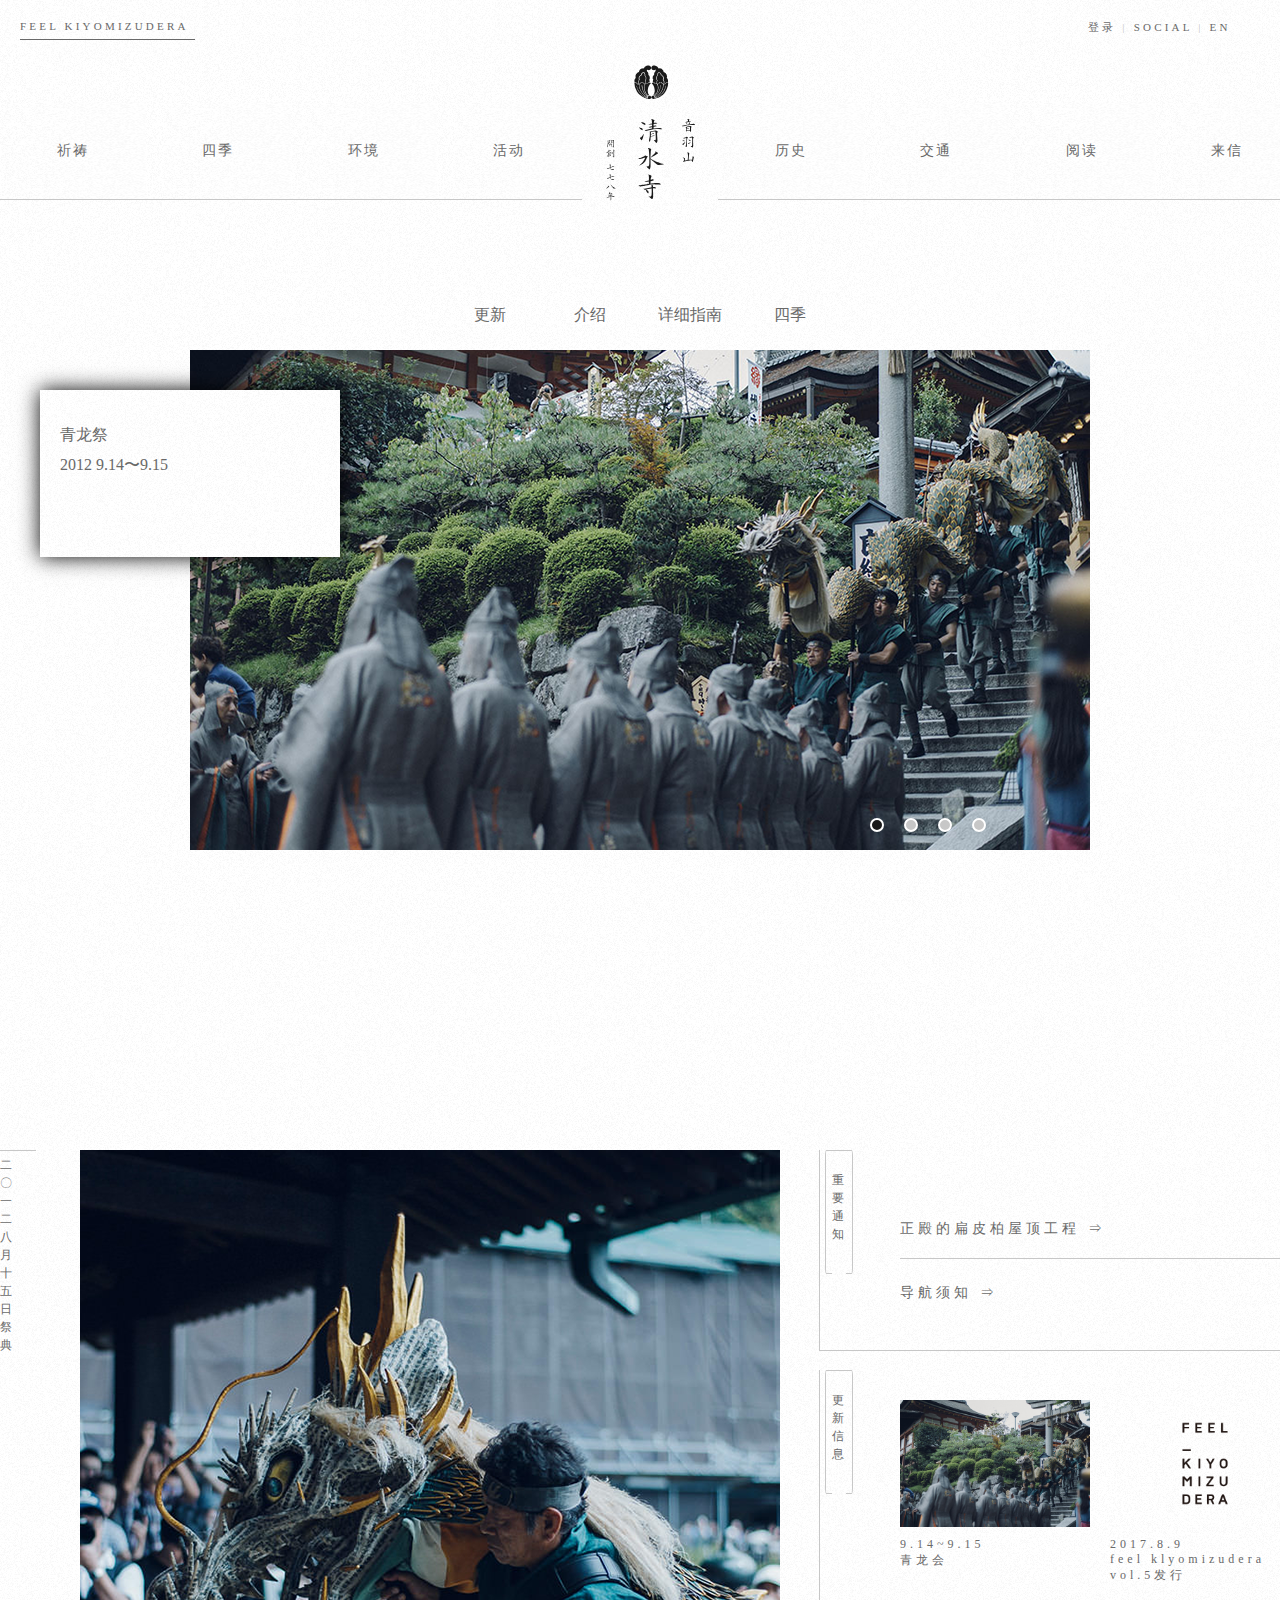
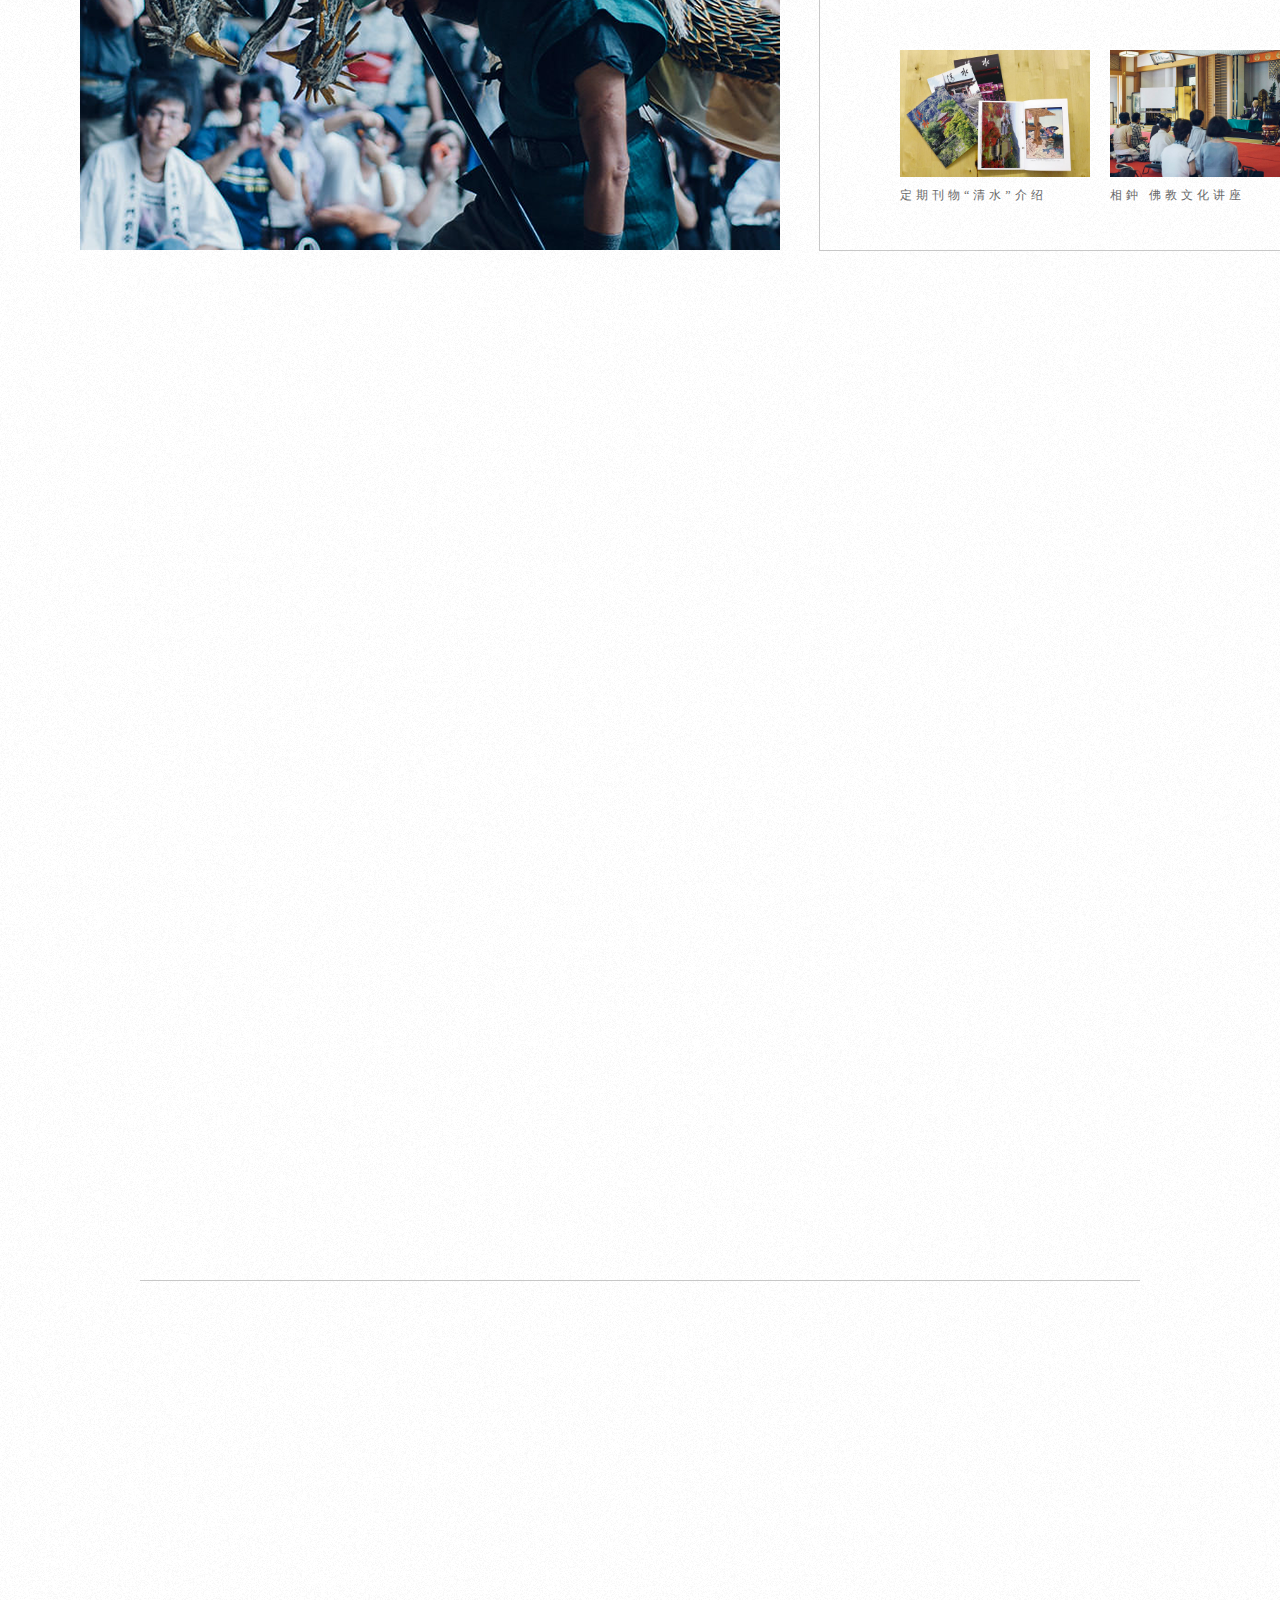
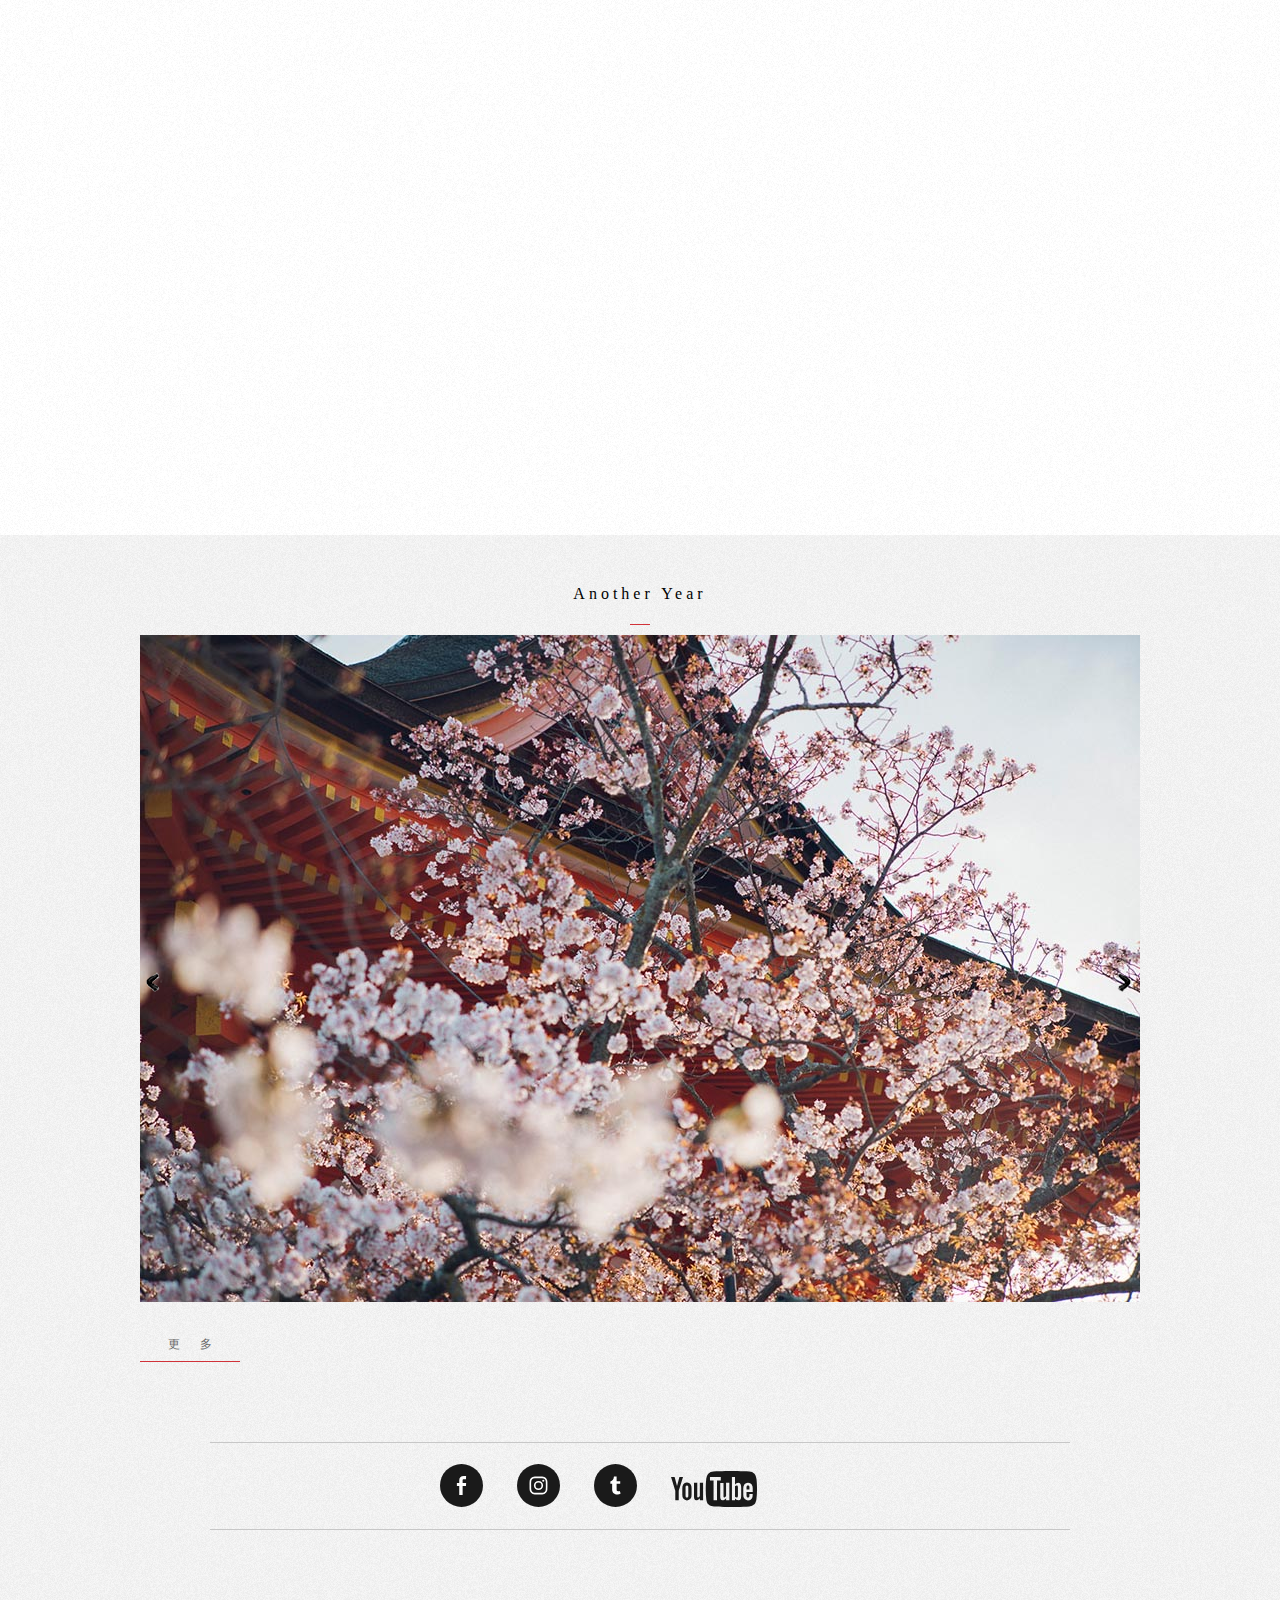
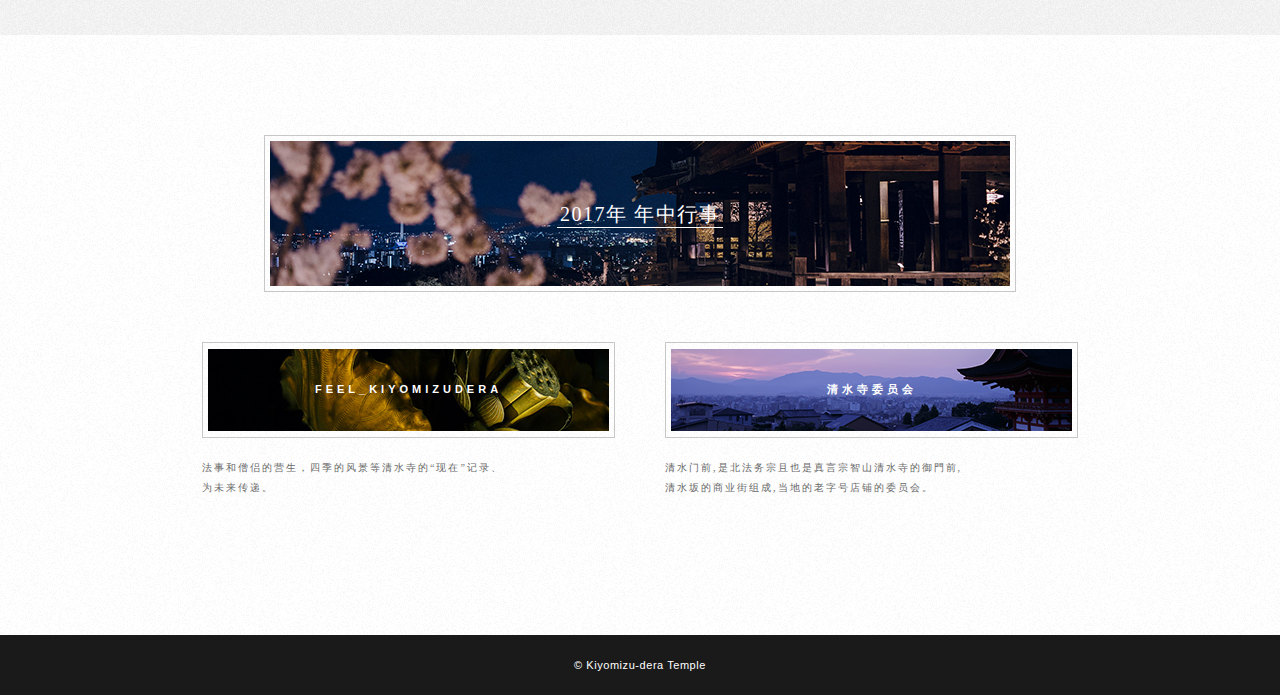
<file: index.html>
<!DOCTYPE html>
<html>
	<head>
		<meta charset="utf-8" />
		<title></title>
	</head>
	<link rel="stylesheet" type="text/css" href="css/1.css"/>
	<body>
		<div class="feel">
			<div class="feel-left">
				FEEL KIYOMIZUDERA
			</div>
			<div class="feel-right">
               <span>登录</span> |
               <span>SOCIAL</span> |
               <span>EN</span>
			</div>
		</div>
		<!--logo-->
		<div class="logo">
				<div class="logo-left">
					<ul>
						<li>祈祷</li>
						<li>四季</li>
						<li>环境</li>
						<li>活动</li>
					</ul>
				</div>
				<div class="logo-center">
					<img src="img/pc_logo(2).svg" width="89" height="136"/>
				</div>
				<div class="logo-right">
					<ul>
						<li>历史</li>
						<li>交通</li>
						<li>阅读</li>
						<li>来信</li>
					</ul>
				</div>
		</div>
		 <!---->
		
		<div class="dalunbo">
		   	<div class="dalunbo-cd">
		   		<ul>
		   			<li id="gx">更新</li>
		   			<li id="jiesao">介绍</li>
		   			<li id="zhinan">详细指南</li>
		   			<li id="seanon">四季</li>
		   		</ul>
		   	</div>
		  	<div class="dalunbo-zz">
		   	   <div class="dalunbo-tu">
		   		  <img src="img/lunbo1.png" style="display: block;"/>
		   		  <img src="img/lunbo2.png"/>	   		
		   		  <img src="img/lunbo3.png"/>		   		
		   		  <img src="img/lunbo4.png"/>
		   	   </div>
				    <div class="dalunbo-li">
					   		<ul>
					   			<li class="li-color"></li>
					   			<li></li>
					   			<li></li>
					   			<li></li>
					   		</ul>
					</div>
			   	 <div class="dalunbo-zi">
			   		<div style=" display: block;">青龙祭<br/>2012 9.14〜9.15</div>
			   		<div style="">晚秋<br/>10.14〜10.15</div>
			   		<div style="">春响<br/>3.14〜4.15</div>
			   		<div style="">祈祷<br/>樱花祭<br/>3.14〜4.15</div>
			   	  </div>
			  </div>
		 <!---->
		<div class="main">
			<div class="main-left">
				<div class="main-left-left">
					<p>二〇一二八月十五日祭典</p>
				</div>
				<div class="main-left-right">
					<div class="main-left-lb">
						<img src="img/03.png"/>
						<img src="img/02.png"/>
						<img src="img/01.png"/>
					</div>
				</div>
			</div>
			<div class="main-right">
				<div class="main-right-top">
					<div class="main-right-top-left">
						<p>重要通知</p>
					</div>
					<div class="main-right-top-right">
						<ul>
							<li id="li_bottom">正殿的扁皮柏屋顶工程&nbsp;&rArr;</li>
							<li>导航须知&nbsp;&rArr;</li>
						</ul>
					</div>
				</div>
				<div class="main-right-bottom">
					<div class="main-right-bottom-left">
						<p>更新信息</p>
					</div>
					<div class="main-right-bottom-right">
						<div class="main1-top">
							<div class="main-tu">
								<div class="main-tu-t">
									<img src="img/007.jpg" id="tu1"/>
								</div>
								<div class="main-tu-z">
									9.14~9.15<br />
									青龙会
								</div>
							</div>
							<div class="main-tu2">
								<div class="main-tu-t2">
									<img src="img/009.png" id="tu2"/>
								</div>
								
								<div class="main-tu-zi2">
									2017.8.9<br />
									feel klyomizudera vol.5发行
								</div>
							</div>
						</div>
						<div class="main1-bottom">
							<div class="main-tu3">
								<div class="main-tu-t3">
									<img src="img/009.jpg" id="tu4"/>
								</div>
								<div class="main-tu-z3">
									定期刊物“清水”介绍
								</div>
							</div>
							<div class="main-tu4">
								<div class="main-tu-t4">
									<img src="img/010.jpg" id="tu3"/>
								</div>
								<div class="main-tu-z4">
									相鈡 佛教文化讲座
								</div>
							</div>
						</div>
					</div>
				</div>
			</div>
		</div>
<!--main-->
 
<!--滚屏
-->
         <div class="main2">
         	<ul>
         		<li>
         			<div class="main2_li_l">
         				<div class="main2_li_l_1">
         					<div class="main2_li_div">
         						
         					</div>
         				</div>
         				<div class="main2_li_l_2">
         					祈祷
         				</div>
         				<div class="main2_li_l_3">
         					清水寺的御本尊,是“十一面观世音千手。”秘藏佛像,同时也蕴含着亲切感被称为“清水的观音先生”了。
         				</div>
         				<div class="main2_li_l_4">
         					阅读详情
         				</div>
         			</div>
         		</li>
         		<li>
         			<div class="main2_li_r">
         				<div class="main2_li_r_1">
         					<div class="main2_li_div">
         						
         					</div>
         				</div>
         				<div class="main2_li_r_2">
         					活动
         				</div>
         				<div class="main2_li_r_3">
         					陪同在漫长的历史中的传统活动和特别参观。新年的活动预定也请从这边看
         				</div>
         				<div class="main2_li_r_4">
         					阅读详情
         				</div>
         			</div>
         		</li>
         	</ul>
         </div>
         <!--滚屏-->
		  
         <!---->
         <div class="main3">
         	<div class="main3-center">
         		<ul>
				<li>
					<div class="mian3-li">
				        <div class="mian3-li-tu">
				        	 <img src="img/main3-1.png"/>
				        </div>
				        <div class="mian3-li-zi">
				        	<div class="mian3-li-zi-top">
				        		<p>境内指南</p>
				        	</div>
				        	<div class="mian3-li-zi-bot">
				        		<p>东山・音羽山里广阔的院内精彩的地方案内。包括国宝，重要文化遗产15的伽蓝能看见时间的积累</p>
				        	</div>
				        </div>
					</div>
				</li>
				<li>
					<div class="mian3-li">
				   <div class="mian3-li-tu">
				        	 <img src="img/main3-2.png"/>
				        </div>
				        <div class="mian3-li-zi">
				        	<div class="mian3-li-zi-top">
				        		<p>清水寺的历史</p>
				        	</div>
				        	<div class="mian3-li-zi-bot">
				        		<p>清水寺的开创于778年。广阔的境内各地保存1200多年的历史。</p>
				        	</div>
				        </div>
					</div>
				</li>
				<li>
					<div class="mian3-li">
				<div class="mian3-li-tu">
				        	 <img src="img/main3-3.png"/>
				        </div>
				        <div class="mian3-li-zi">
				        	<div class="mian3-li-zi-top">
				        		<p>参拜指南</p>
				        	</div>
				        	<div class="mian3-li-zi-bot">
				        		<p>介绍开门的时间。根据季节和活动时间不同,参观神宫前请确认。</p>
				        	</div>
				        </div>
					</div>
				</li>
				<li>
					<div class="mian3-li">
				<div class="mian3-li-tu">
				        	 <img src="img/main3-4.png"/>
				        </div>
				        <div class="mian3-li-zi">
				        	<div class="mian3-li-zi-top">
				        		<p>来信</p>
				        	</div>
				        	<div class="mian3-li-zi-bot">
				        		<p>活动最新消息在这里通知</p>
				        	</div>
				        </div>
					</div>
				</li>
				<li>
					<div class="mian3-li">
				<div class="mian3-li-tu">
				        	 <img src="img/main3-5.png"/>
				        </div>
				        <div class="mian3-li-zi">
				        	<div class="mian3-li-zi-top">
				        		<p>交通指南</p>
				        	</div>
				        	<div class="mian3-li-zi-bot">
				        		<p>公共交通机关和您您来山车的导游。所需时间的目标也记载着</p>
				        	</div>
				        </div>
					</div>
				</li>
				<li>
					<div class="mian3-li">
				<div class="mian3-li-tu">
				        	 <img src="img/main3-6.png"/>
				        </div>
				        <div class="mian3-li-zi">
				        	<div class="mian3-li-zi-top">
				        		<p>提问</p>
				        	</div>
				        	<div class="mian3-li-zi-bot">
				        		<p>你的来信我们在这解答</p>
				        	</div>
				        </div>
					</div>
				</li>
         		</ul>
         	</div>
         </div>
         <!---->
         <div class="main5">
         	  <div class="main5-top">
         	  	   <p>Another Year</p>
         	  	   <span></span>
         	  </div>
         	  <div class="main55">
         	  	  <div class="main5-bottom">
         	  	    <img src="img/101.jpg" style="display: block;"/>
         	  	    <img src="img/102.jpg"/>
         	  	    <img src="img/103.jpg"/>
         	  	    <img src="img/104.jpg"/>
         	      </div>
         	   <div class="main5-bottom-zy">
         	  	    	<img src="img/main5-jt - 副本.png" class="left-tu"/><img src="img/main5-jt.png" class="right-tu"/>
         	   </div>
         	  </div>
         	  <div class="main5-zuidi">
         	  	<div class="main5-zuidi-l">
         	  		<a>更多</a>
         	  	</div>
         	  	<!--<div class="main5-zuidi-r">
         	  		<img src="img/main5-jt - 副本.png"/><img src="img/main5-jt.png"/>
         	  	</div>-->
         	  </div>
         	   	<div class="main5-fx">
         	  		<img src="img/i_f.svg" width="43" class="main5-fx-l"/>
         	  		<img src="img/i_i.svg" width="43"/>
         	  		<img src="img/i_t.svg" width="43"/>
         	  		<img src="img/i_y.svg" width="86"/>
         	  	</div>
         </div>
         <!---->
         <div class="main4">
         	<div class="main4-top">
         		
         		<div class="main4-top-bg">
         			
         		</div>
         		<p>2017年 年中行事</p>
         	</div>
         	<div class="main4-bottom">
         		<div class="main4-bottom-left">
         			<div class="main4-bottom-left-tu">
         				<div class="main4-bottom-left-tu-bg">
         					
         				</div>
         				<p>FEEL_KIYOMIZUDERA</p>
         			</div>
         			<div class="main4-bottom-left-zi">
         				<p>法事和僧侣的营生，四季的风景等清水寺的“现在”记录、<br/>为未来传递。</p>
         			</div>
         		</div>
         		<div class="main4-bottom-right">
         			<div class="main4-bottom-right-tu">
         				<div class="main4-bottom-right-tu-bg">
         					
         				</div>
         				<p>清水寺委员会</p>
         			</div>
         			<div class="main4-bottom-left-zi">
         				<p>清水门前,是北法务宗且也是真言宗智山清水寺的御門前,<br />
清水坂的商业街组成,当地的老字号店铺的委员会。</p>
         			</div>
         		</div>
         	</div>
         </div>
         <!---->
         
         <!---->
         <div class="copyright">
         	© Kiyomizu-dera Temple
         </div>
          <!---->
          <div class="wrap">
          	 <ul>
          	 	<div class="wrapul-l">
          	 		<ul>
          	 			<li>祈祷</li>
						<li>四季</li>
						<li>环境</li>
						<li>活动</li>
          	 		</ul>
          	 	</div>
          	 	<div class="wrapul-c">
          	 		<div class="wrapul-c-img">
          	 			<img src="img/logo.svg"/>
          	 		</div>
          	 	</div>
          	 	<div class="wrapul-r">
          	 		<ul>
          	 			<li>历史</li>
						<li>交通</li>
						<li>阅读</li>
						<li>来信</li>
          	 		</ul>
          	 	</div>
          	 </ul>
          </div>
		<div class="db">
			<img src="img/totop.png"/>
		</div>
		<script src="js/jquery-2.1.0.js" type="text/javascript" charset="utf-8"></script>
		<script src="js/index.js" type="text/javascript" charset="utf-8"></script>
	</body>
</html>
</file>
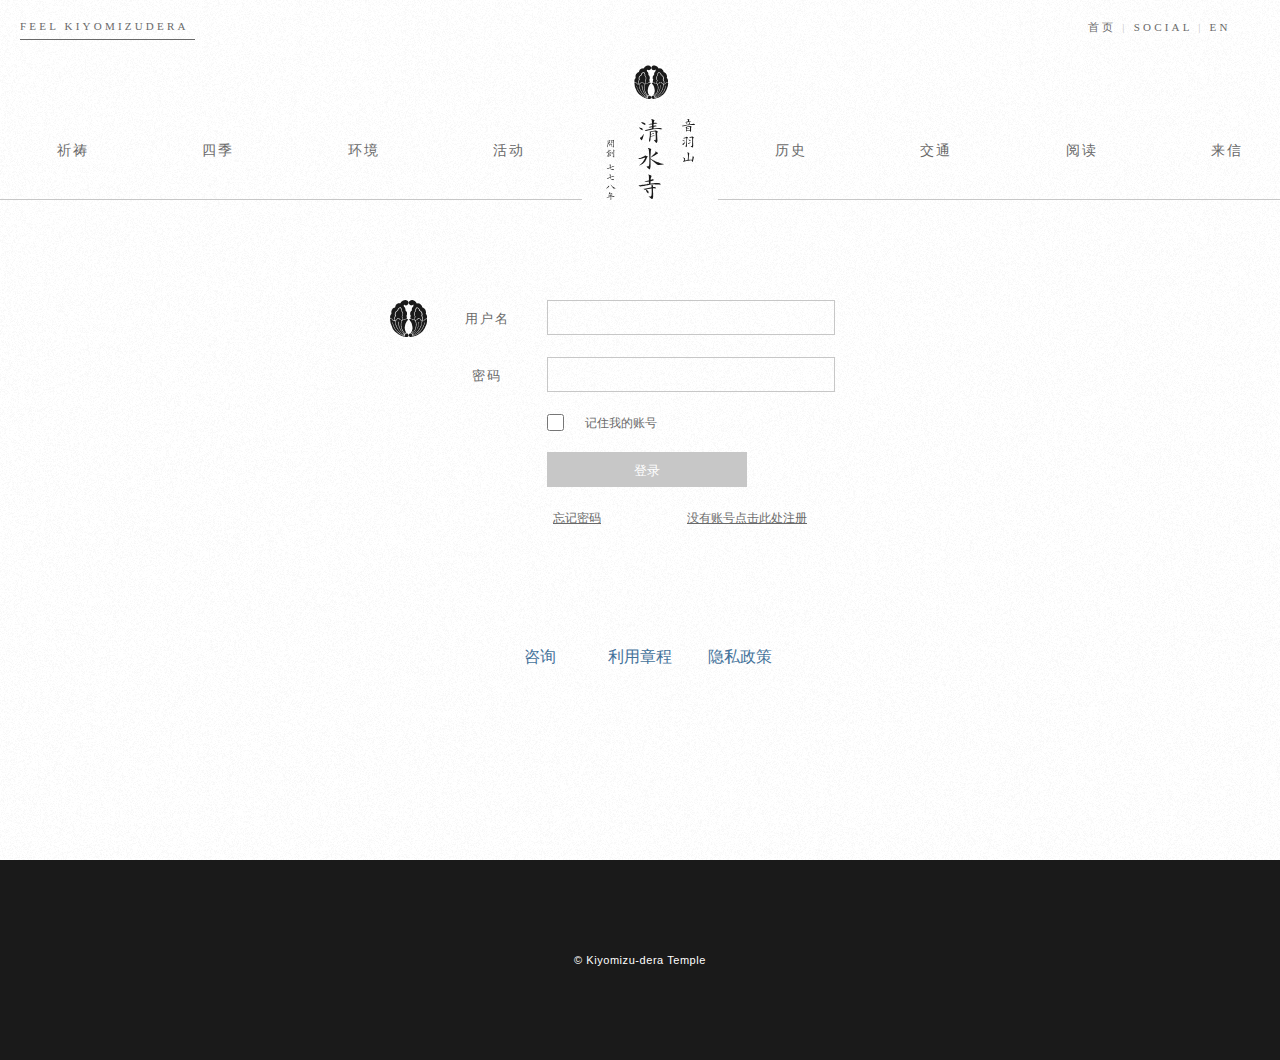
<file: dl.html>
<!DOCTYPE html>
<html>
	<head>
		<meta charset="UTF-8">
		<title></title>
		<link rel="stylesheet" type="text/css" href="css/dl.css"/>
	</head>
	<body>
		<div class="feel-top">
			<div class="feel">
			<div class="feel-left">
				FEEL KIYOMIZUDERA
			</div>
			<div class="feel-right">
               <span>首页</span> |
               <span>SOCIAL</span> |
               <span>EN</span>
			</div>
		</div>
		</div>
		<div class="wrap-top">
			<div class="logo">
				<div class="logo-left">
					<ul>
						<li>祈祷</li>
						<li>四季</li>
						<li>环境</li>
						<li>活动</li>
					</ul>
				</div>
				<div class="logo-center">
					<img src="img/pc_logo(2).svg" width="89" height="136"/>
				</div>
				<div class="logo-right">
					<ul>
						<li>历史</li>
						<li>交通</li>
						<li>阅读</li>
						<li>来信</li>
					</ul>
				</div>
		</div>
		</div>
		<!---->
		<div class="aa">
			<div class="dl">
				 <div class="dl1">
				 	<div class="dl1-1">
				 		<img src="img/logo.svg" width="37" height="37"/>
				 	</div>
				 	<div class="dl1-2">
				 		用户名
				 	</div>
				 	<div class="dl1-3">
				 		<input type="text" name="" id="" value="" />
				 	</div>
				 </div>
				  <div class="dl2">
				 	<div class="dl2-1">
				 		<!--<img src="img/logo.svg" width="37" height="37"/>-->
				 	</div>
				 	<div class="dl1-2">
				 		密码
				 	</div>
				 	<div class="dl1-3">
				 		<input type="text" name="" id="" value="" />
				 	</div>
				 </div>
				 <div class="dl3">
				 	<div class="dl3-1">
				 		<input type="checkbox" name="" id="" value="" />
				 	</div>
				 	<div class="dl3-2">
				 		记住我的账号
				 	</div>
				 </div>
				 <div class="dl5">
				 	<input type="button" name="" id="" value="登录" />
				 </div>
				 <div class="dl4">
				 	<div class="dl4-1">
				 		<a href="#">忘记密码</a>
				 	</div>
				 	<div class="dl4-2">
				 		<a href="zc.html">没有账号点击此处注册</a>
				 	</div>
				 </div>
				 <div class="cc">
				 	<ul>
				 		<li>咨询</li>
				 		<li>利用章程</li>
				 		<li>隐私政策</li>
				 	</ul>
				 </div>
			</div>
		</div>
		<!---->
		<div class="copyright">
         	© Kiyomizu-dera Temple
         </div>
	</body>
	<script src="js/jquery-2.1.0.js" type="text/javascript" charset="utf-8"></script>
	<script type="text/javascript">
		$('.feel-right span').eq(0).click(function(){
					location.href = "index.html";
				})
	</script>
</html>
</file>
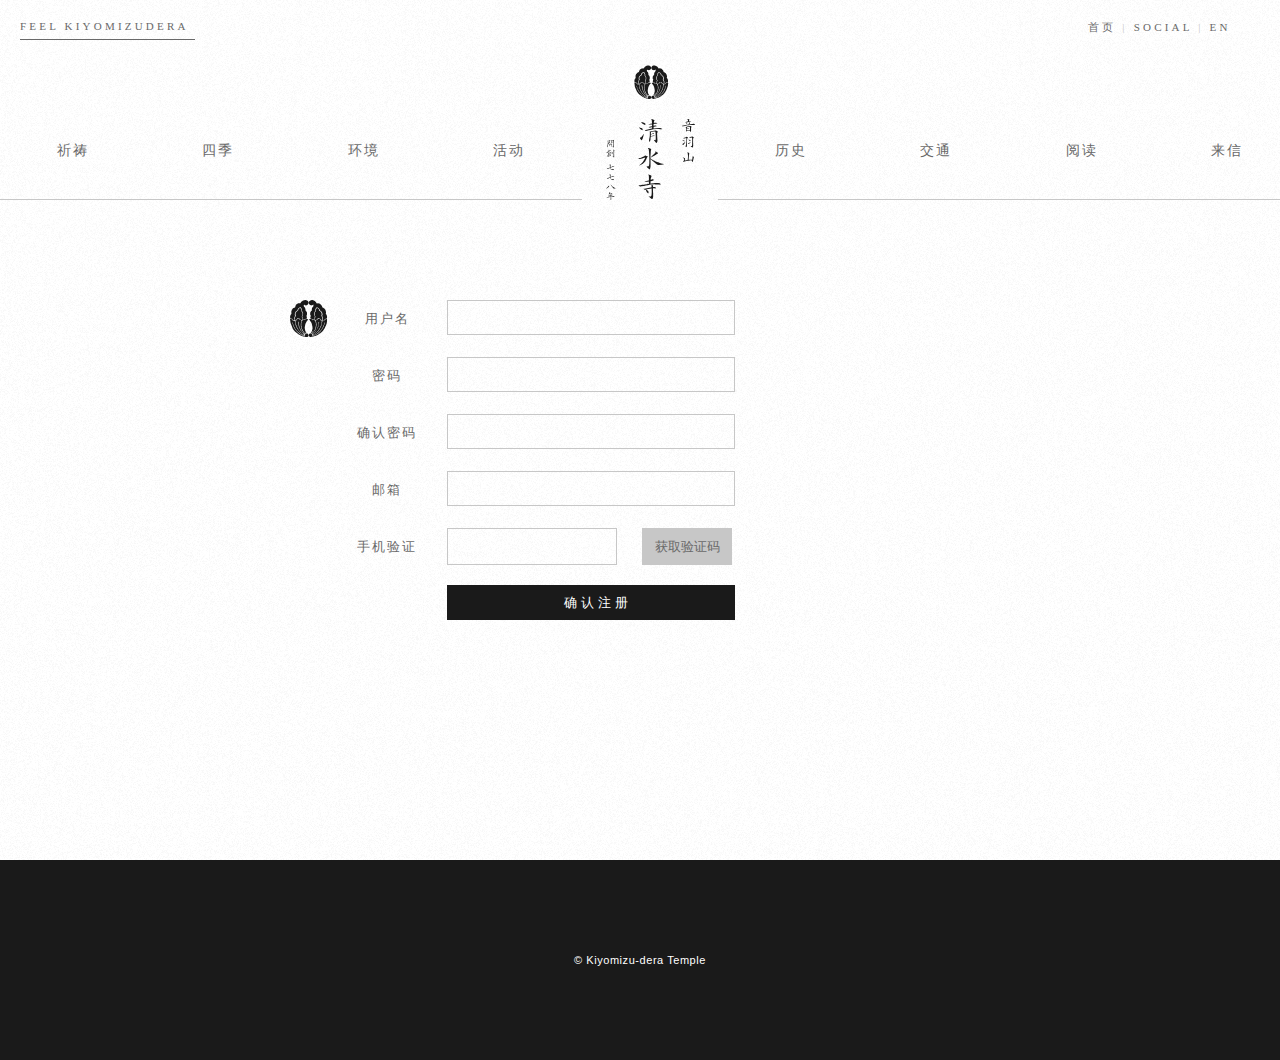
<file: zc.html>
<!DOCTYPE html>
<html>
	<head>
		<meta charset="UTF-8">
		<title></title>
		<link rel="stylesheet" type="text/css" href="css/zc.css"/>
	</head>
	<body>
		<div class="feel-top">
			<div class="feel">
			<div class="feel-left">
				FEEL KIYOMIZUDERA
			</div>
			<div class="feel-right">
               <span>首页</span> |
               <span>SOCIAL</span> |
               <span>EN</span>
			</div>
		</div>
		</div>
		<div class="wrap-top">
			<div class="logo">
				<div class="logo-left">
					<ul>
						<li>祈祷</li>
						<li>四季</li>
						<li>环境</li>
						<li>活动</li>
					</ul>
				</div>
				<div class="logo-center">
					<img src="img/pc_logo(2).svg" width="89" height="136"/>
				</div>
				<div class="logo-right">
					<ul>
						<li>历史</li>
						<li>交通</li>
						<li>阅读</li>
						<li>来信</li>
					</ul>
				</div>
		</div>
		</div>
		<!---->
		<div class="aa">
			<div class="dl">
				 <div class="dl1">
				 	<div class="dl1-1">
				 		<img src="img/logo.svg" width="37" height="37"/>
				 	</div>
				 	<div class="dl1-2">
				 		用户名
				 	</div>
				 	<div class="dl1-3">
				 		<input type="text" name="" id="username" value="" />
				 	</div>
				 	<div class="dl1-5" id="user">
				 		<p></p>
				 	</div>
				 </div>
				  <div class="dl2">
				 	<div class="dl2-1">
				 		<!--<img src="img/logo.svg" width="37" height="37"/>-->
				 	</div>
				 	<div class="dl1-2">
				 		密码
				 	</div>
				 	<div class="dl1-3">
				 		<input type="password" name="" id="password" value="" />
				 	</div>
				 	<div class="dl1-5" id="pass">
				 		<p></p>
				 	</div>
				 </div>
				 <div class="dl2">
				 	<div class="dl2-1">
				 		<!--<img src="img/logo.svg" width="37" height="37"/>-->
				 	</div>
				 	<div class="dl1-2">
				 		确认密码
				 	</div>
				 	<div class="dl1-3">
				 		<input type="password" name="" id="qrpassword" value="" />
				 	</div>
				 	<div class="dl1-5" id="qrpass">
				 		<p></p>
				 	</div>
				 </div>
				<div class="dl3">
					<div class="dl2-1">
				 		<!--<img src="img/logo.svg" width="37" height="37"/>-->
				 	</div>
				 	<div class="dl1-2">
				 		邮箱
				 	</div>
				 	<div class="dl1-3">
				 		<input type="text" name="" id="email" value="" />
				 	</div>
				 	<div class="dl1-5" id="em">
				 		<p></p>
				 	</div>
				</div>
				 <div class="dl3">
					<div class="dl2-1">
				 		<!--<img src="img/logo.svg" width="37" height="37"/>-->
				 	</div>
				 	<div class="dl1-2">
				 		手机验证
				 	</div>
				 	<div class="dl1-4">
				 		<input type="text" name="" id="shouji" value="" />
				 	</div>
				 	<div class="dl3-5">
				 		<input type="button" id="" value="获取验证码" />
				 	</div>
				</div>
				 <div class="dl3">
					<div class="dl2-1">
				 		<!--<img src="img/logo.svg" width="37" height="37"/>-->
				 	</div>
				 	<div class="dl1-2">
				 		
				 	</div>
				 	<div class="dl1-6">
				 		<input type="button" name="" id="qr" value="确认注册" />
				 	</div>
				</div>
			</div>
		</div><!--aa-->
		<!---->
		<div class="copyright">
         	© Kiyomizu-dera Temple
         </div>
	</body>
	<script src="js/jquery-2.1.0.js" type="text/javascript" charset="utf-8"></script>
	<script src="js/zc.js" type="text/javascript" charset="utf-8"></script>
</html>
</file>
<file: css/1.css>
*{
	margin: 0;
	padding: 0;
	background:url(../img/pc_bg_01.png);
	font-family: 14px;
	color: #696969;
}
.feel{
	width: 100%;
	height: 20px;
	/*background-color: black;*/
	margin-top: 20px;
	font-family: tahoma;
	letter-spacing: 0.2em;
	/*background-color: red;*/
}
.feel-left{
	width: 175px;
	height: 19px;
	/*background-color: rosybrown;*/
	font-size: 11px;
	float: left;
	margin-left: 20px;
	border-bottom: 1px solid #696969;
}
.feel-right{
	width: 192px;
	height: 20px;
	font-size: 11px;
	/*background-color: aqua;*/
	float: right;
	color: #c7c7c7;
}
.feel-right span{
	cursor: pointer;
}
.feel-right span:hover{
	color: black;
	transition: 0.8s;
}
.logo{
	width: 1300px;
	height:135px ;
	margin: 25px auto auto auto;
	/*background: red;*/
	font-size: 14px;
	font-family: "微软雅黑";
}
.logo-left{
	width: 582px;
	height: 134px;
	/*background-color: bisque;*/
	float: left;	
	border-bottom: 1px solid #C7C7C7;
	/*font-family: "微软雅黑";*/
}
.logo-left ul{
	width: 582px;
	height: 97px;
	/*background-color: red;*/
	list-style: none;
	margin-top:37px ;
}
.logo-left ul li{
	width: 145.5px;
	height: 97px;
	/*background-color: bisque;*/
	float: left;
	line-height: 97px;
	text-align: center;
	color:#696969;
	cursor: pointer;
	letter-spacing: 2px;
}
.logo-left ul li:hover{
	color: black;
	transition: 0.8s;
	/*font-weight: bold;*/
}
.logo-center{
	width: 136px;
	height: 135px;
	/*background-color: antiquewhite;*/
	float: left;
}
.logo-center img{
	margin-left:23.5px ;
}
.logo-right{
	width: 582px;
	height: 134px;
	/*background-color: bisque;*/
	float: left;	
	border-bottom: 1px solid #C7C7C7;
}
.logo-right ul{
	width: 582px;
	height: 97px;
	/*background-color: red;*/
	list-style: none;
	margin-top:37px ;
}
.logo-right ul li{
	width: 145.5px;
	height: 97px;
	/*background-color: bisque;*/
	float: left;
	line-height: 97px;
	text-align: center;
	color:#696969;
	cursor: pointer;
	letter-spacing: 2px;
}
.logo-right ul li:hover{
	color: black;
	transition: 0.8s;
	/*font-weight: bold;*/
}
.main{
	width: 1300px;
	height: 780px;
	/*background: #000000;*/
	margin:300px auto auto auto;
}
.main-left{
	width: 780px;
	height: 780px;
	float: left;
	/*background-color: wheat;*/
}
.main-left-left{
	width: 36px;
	height: 163px;
	float: left;
	/*background-color: red;*/
	border-top: 1px solid #C7C7C7;
}
.main-left-left p{
	width:14px;
    height:100%;
    vertical-align:middle;
    font-size: 12px;
    line-height: 18px;
    font-family: "微软雅黑";
    margin-top: 5px;
}
.main-left-lb{
	width: 700px;
	height: 700px;
	float: right;
	overflow: hidden;
	
}
.main-left-right{
	width: 744px;
	height: 744px;
	/*background-color: aquamarine;*/
	float: right;
}
.main-right{
	width: 520px;
	height: 780px;
	float: right;
	/*background: aliceblue;*/
}
.main-right-top{
	height: 200px;
	width: 480px;
	/*background-color: red;*/
	float: right;
    border-left:1px solid #C7C7C7 ;
    border-bottom:1px solid #C7C7C7 ;
}
.main-right-top-left{
	width: 26px;
	height: 122px;
	margin-left: 5px;
	border:1px solid #C7C7C7 ;
	/*background-color: wheat;*/
	float: left;
	border-radius: 5%;
}
.main-right-top-left p{
	margin-left:6px ;
	width:14px;
    height:100%;
    vertical-align:middle;
    font-size: 12px;
    line-height: 18px;
    font-family: "微软雅黑";
    margin-top: 5px;
    margin-top: 20px;
}
.main-right-top-right{
	width: 400px;
	height:200px;
	/*background-color: beige;*/
	float: right;
}
.main-right-top-right ul{
	height: 116px;
	width: 400px;
	/*background-color: wheat;*/
	list-style: none;
	margin-top: 50px;
}
.main-right-top-right ul li{
	height: 58px;
	width: 400px;
	/*background-color: aqua;*/
	margin-top: 5px;
	font-size: 14px;
    line-height: 58px;
    font-family: "微软雅黑";
    letter-spacing: 4px;
    cursor: pointer;
}
#li_bottom{
	border-bottom:1px solid #C7C7C7 ;
}
.main-right-bottom{
	width: 480px;
	height: 480px;
	float: right;
	/*background: wheat;*/
	margin-top: 19px;
	border-left:1px solid #C7C7C7 ;
    border-bottom:1px solid #C7C7C7 ;
}
.main-right-bottom-left{
	width: 26px;
	height: 122px;
	margin-left: 5px;
	border:1px solid #C7C7C7 ;
	/*background-color: wheat;*/
	float: left;
	border-radius: 5%;
}
.main-right-bottom-left p{
	margin-left:6px ;
	width:14px;
    height:100%;
    vertical-align:middle;
    font-size: 12px;
    line-height: 18px;
    font-family: "微软雅黑";
    margin-top: 5px;
    margin-top: 20px;
}
.main-right-bottom-right{
	width: 400px;
	height:450px;
	/*background-color: beige;*/
	float: right;
	margin-top: 30px;
	cursor: pointer;
}
.main1-top,.main1-bottom{
	width: 400px;
	height: 200px;
	/*background-color: wheat;*/
}
.main1-bottom{
	margin-top: 50px;
}
.main-tu,.main-tu2,.main-tu3,.main-tu4{
	width: 190px;
	height: 200px;
	float: left;
	/*background-color: aliceblue;*/
}
.main-tu-t,.main-tu-t2,.main-tu-t3,.main-tu-t4{
	width: 190px;
	height: 127px;
}
.main-tu-zi2,.main-tu-z{
	width: 190px;
	height: 50px;
	/*background: red;*/
	font-size: 12px;
	margin-top: 10px;
	letter-spacing: 4px;
	font-family: "微软雅黑";
}
.mian-tu-z22{
	width: 190px;
	height: 50px;
	/*background: aliceblue;*/
	font-size: 12px;
	margin-top: 10px;
	letter-spacing: 4px;
	font-family: "微软雅黑";
	background-color: wheat;
}
.main-tu-z3,.main-tu-z4{
	width: 190px;
	height: 50px;
	/*background: aliceblue;*/
	font-size: 12px;
	margin-top: 10px;
	letter-spacing: 4px;
	font-family: "微软雅黑";
}
.main-tu-t img{
	width: 190px;
	height: 127px;
}
.main-tu-t2 img{
	width: 190px;
	height: 127px;
}
.main-tu-t3 img{
	width: 190px;
	height: 127px;
}
.main-tu-t4 img{
	width: 190px;
	height: 127px;
}
.main-tu2,.main-tu4{
	margin-left: 20px;
}

.dalunbo{
	width: 100%;
	height: 550px;
	margin-top: 100px;
	/*position: relative;*/
	/*background: saddlebrown;*/
}
.dalunbo-cd{
	width: 100%;
	height: 30px;
	/*float: right;*/
	/*background: seagreen;*/
}
.dalunbo-cd ul{
	margin: 0 auto;
	width: 400px;
	height: 30px;
	/*background: salmon;*/
	list-style: none;
	line-height: 30px;
}
.dalunbo-cd ul li{
	width: 100px;
	height: 30px;
	/*background: seagreen;*/
	float: left;
	text-align: center;
	font-family: "黑体";
	cursor: pointer;
}
.dalunbo-zz{
	width: 900px;
	height: 500px;
	/*background: black;*/
	margin: 20px auto auto auto;
	position: relative;
}
.dalunbo-tu{
	width: 900px;
	height: 500px;
	/*background: seagreen;*/
	/*margin: 20px auto auto auto;*/
	overflow: hidden;
}
.dalunbo-tu img{
	display: none;
}
.dalunbo-li{
	width: 200px;
	height: 12px;
	position: absolute;
	background: transparent;
	right: 40px;
	bottom: 20px;
}
.dalunbo-li ul{
	list-style: none;
	background: transparent;
}
.dalunbo-li ul li{
	width: 10px;
	height: 10px;
	float: left;
	background: #C7C7C7;
	border-radius: 50%;
	margin-left: 20px;
	cursor: pointer;
	border: 2px solid white;
}
.dalunbo-li .li-color{
	background: #1A1A1A;
}
.dalunbo-zi{
	width: 300px;
	height: 167px;
	position: absolute;
	top: 40px;
	left: -150px;
	box-shadow: 0px 0px 20px black;
	overflow: hidden;
}
.dalunbo-zi div{
	width: 300px;
	height: 167px;
	/*display: none;*/
	box-sizing: border-box;
	padding-left: 20px;
	padding-top: 30px;
	line-height: 30px;
}
.main2{
	width: 1000px;
	height: 850px;
	margin: 0 auto;
	margin-top: 100px;
	/*background: red;''*/
	border-bottom:1px solid #C7C7C7 ;
}

@keyframes fade1{
	from{
		opacity: 0.1;
		/*margin-top: 100px;*/
	}
	to{
		opacity: 1;
		margin-left: 0px;
	}
}
.main2 ul{
	height: 753px;
	width: 1000px;
	/*background-color: wheat;*/
	list-style: none;
	display: none;
	margin-left: 80px;
	animation: fade1 1.5s linear forwards;
}
.main2 ul li{
	width: 500px;
	height: 753px;
	/*background-color: whitesmoke;*/
	float: left;
}
.main2_li_l,.main2_li_r{
	width: 416px;
	height: 753px;
	/*background-color: firebrick;*/
	cursor: pointer;
}
.main2_li_r{
	float: right;
}
.main2_li_l_1{
	width: 416px;
	height: 542px;
	background-image: url(../img/bg1.png);
}
.main2_li_div{
	width: 416px;
	height: 542px;
	background: black;
	opacity: 0;
}
.main2_li_div:hover{
	transition: 0.8s;
	opacity: 0.5;
}
.main2_li_l_2{
	height: 76px;
	width: 416px;
	text-align: center;
	line-height: 76px;
	font-size: 16px;
}
.main2_li_l_3{
	height: 85px;
	width: 416px;
	letter-spacing: 2px;
	font-size: 14px;
	line-height: 24px;
}
.main2_li_l_4{
	width: 416px;
	height: 50px;
	line-height: 50px;
	font-size: 12px;
	text-align: center;
	letter-spacing: 2px;
}
.main2_li_r_1{
	width: 416px;
	height: 542px;
	background-image: url(../img/bg2.png);
}

.main2_li_r_2{
	height: 76px;
	width: 416px;
	text-align: center;
	line-height: 76px;
	font-size: 16px;
}
.main2_li_r_3{
	height: 85px;
	width: 416px;
	letter-spacing: 2px;
	font-size: 14px;
	line-height: 24px;
}
.main2_li_r_4{
	width: 416px;
	height: 50px;
	line-height: 50px;
	font-size: 12px;
	text-align: center;
	letter-spacing: 2px;
}
.main3{
	width: 1000px;
	margin: 110px auto auto auto;
	height: 744px;
	/*overflow: hidden;*/
	/*background:black;*/
	/*animation: fade11 0.8s linear forwards;*/
}
.main3-center{
	height: 558px;
	width: 1000px;
	margin: 200px auto auto auto;
	display: none;
	animation: fade11 1.5s linear forwards;
}
.main3-center ul{
	height: 558px;
	width: 1000px;
	list-style: none;
	margin-right: 80px;
}
@keyframes fade11{
	from{
		opacity: 0.1;
	}
	to{
		opacity: 1;
		margin-top: 43px;
	}
}
.main3-center ul li{
	height: 186px;
	width: 500px;
	/*background-color: whitesmoke;*/
	float: left;
}
.mian3-li{
	height: 160px;
	width: 500px;
	/*background-color: salmon;*/
}
.mian3-li-tu{
	width: 240px;
	height: 160px;
	/*background-color: wheat;*/
	float: left;
}
.mian3-li-zi{
	width: 260px;
	height: 160px;
	/*background-color: wheat;*/
	float: left;
}
.mian3-li-zi-top{
	height: 35px;
	width: 260px;
	/*background-color: saddlebrown;*/
	overflow: hidden;
}
.mian3-li-zi-top p{
	padding-left: 24px;
	height: 21px;
	/*background-color: brown;*/
	margin-top: 14px;
	display:block;
	/*font-family: "微软雅黑";*/
	font-weight: bold;
	font-size: 14px;
	color: black;
}
.mian3-li-zi-bot{
	height: 125px;
	width: 260px;
	/*background-color: saddlebrown;*/
	overflow: hidden;
	/*background-color: wheat;*/
}
.mian3-li-zi-bot p{
	padding-left: 24px;
	/*background-color: brown;*/
	width: 200px;
	margin-top: 18px;
	display:block;
	/*font-family: "微软雅黑";*/
	font-size: 12px;
	line-height: 20px;
	letter-spacing: 4px;
}
.main4{
	width: 1000px;
	height:600px ;
	/*background-color: wheat;*/
	/*border-bottom: 1px solid #C7C7C7;*/
	margin: 0 auto;
	overflow: hidden;
}
.main4-top{
	width: 750px;
	height: 155px;
	background-image: url(../img/main4-top.png);
	margin: 100px auto auto auto;
	border: 1px solid #C7C7C7;
	background-position: center center;
	background-repeat: no-repeat;	
	position: relative;
}
.main4-top-bg{
	width: 740px;
	height: 145px;
	background: black;
	opacity: 0;	
	margin-left: 5px;
	margin-top: 5px;
	overflow: hidden;
	cursor: pointer;
}
.main4-top-bg:hover{
	transition: 0.8s;
	opacity: 0.5;	
}
.main4-top p{
	width: 166px;
	height: 26px;
	font-size: 20px;
	/*background-color: black;*/
	color: white;
	border-bottom: 1px solid white;
	text-align: center;
	letter-spacing: 1.5px;
	line-height: 26px;
	font-family: "黑体";
	display: block;
	position: absolute;
	left: 292px;
	top: 64.5px;
	/*font-weight: bold;*/
	background: transparent;
}
.main4-bottom{
	width: 926px;
	height: 170px;
	margin: 50px auto auto auto;
	/*background: bisque;*/
	
}
.main4-bottom-left{
	width: 413px;
	height: 170px;
	/*background-color: brown;*/
	float: left;
	margin-left: 25px;
}
.main4-bottom-left-tu{
	width: 411px;
	height: 94px;
	border: 1px solid #C7C7C7;
	background-image: url(../img/main4-2.png);
	background-position: center center;
	background-repeat: no-repeat;
	position: relative;
}
.main4-bottom-left-tu-bg{
	width: 401px;
	height: 82px;
	margin-left: 5px;
	margin-top: 5px;
	background: black;
	opacity: 0;
}
.main4-bottom-left-tu-bg:hover{
	transition: 0.8s;
	opacity: 0.5;	
}
.main4-bottom-left-tu p{
	/*color: white;*/
	width: 202px;
	height: 12px;
	/*background-color: white;*/
	position: absolute;
	font-weight: bold;
	left: 104.5px;
	top:41px;
	font-size: 11px;
	line-height: 10px;
	text-align: center;
	letter-spacing: 4px;
	color: white;
	font-family: arial;
	cursor: pointer;
	background: transparent;
}
.main4-bottom-right{
	width: 413px;
	height: 170px;
	/*background-color: brown;*/
	float: right;
	margin-right: 25px;
}
.main4-bottom-right-tu{
	width: 411px;
	height: 94px;
	border: 1px solid #C7C7C7;
	background-image: url(../img/main4-1.png);
	background-position: center center;
	background-repeat: no-repeat;
	position: relative;
}
.main4-bottom-right-tu-bg{
	width: 401px;
	height: 82px;
	margin-left: 5px;
	margin-top: 5px;
	background: black;
	opacity: 0;
}
.main4-bottom-right-tu-bg:hover{
	transition: 0.8s;
	opacity: 0.5;	
}
.main4-bottom-right-tu p{
	/*color: white;*/
	width: 202px;
	height: 12px;
	/*background-color: white;*/
	position: absolute;
	font-weight: bold;
	left: 104.5px;
	top:41px;
	font-size: 11px;
	line-height: 10px;
	text-align: center;
	letter-spacing: 4px;
	color: white;
	font-family: arial;
	cursor: pointer;
	background: transparent;
}
.main4-bottom-left-zi{
	height: 50px;
	width: 413px;
	margin: 20px auto auto auto;
	/*background: saddlebrown;*/
}
.main4-bottom-left-zi{
	font-size: 10px;
	letter-spacing: 2px;
	line-height: 20px;
	color: #5a5a5a;
}
.main5{
	width: 100%;
	height: 1100px;
	background:url(../img/pc_bg_03.png);
}
.main55{
	position: relative;
	width: 1000px;
	margin: 0 auto;
}
.main5-top{
	width: 200px;
	height: 100px;
	/*background: firebrick;*/
	margin: 0 auto;
	text-align: center;
	background:url(../img/pc_bg_03.png);
}
.main5-top p{
	padding-top: 50px;
	color: black;
	/*font-weight: bold;*/
	font-family: tahoma;
	letter-spacing: 4px;
	background: url(../img/pc_bg_03.png);
	/*font-size: 12px;*/
}

.main5-bottom{
	width: 1000px;
	height: 667px;
	background: url(../img/pc_bg_03.png);
	margin: 0 auto;
	overflow: hidden;
	/*position: relative;*/
}
.main5-top span{
	width: 20px;
	height: 1px;
	border-bottom: 1px solid #d13239;
	margin-left:90px;
	display: block;
	margin-top: 20px;
	background: url(../img/pc_bg_03.png);
}
.main5-bottom img{
	display: none;
	z-index: 1;
	/*border-radius: 20px;*/
}
.main5-bottom-zy{
	/*left: 0px;*/
	top: 50%;
	background: transparent;
	/*display: block;*/
}
.main5-bottom-zy img{
	top: 333px;
	background: transparent;
	position: absolute;
	z-index: 33;
	cursor: pointer;
	/*display: none;*/
	/*display: block;*/
}
.right-tu{
	right: 0px;
}
.main5-zuidi{
	width: 1000px;
	height: 40px;
	/*background: firebrick;*/
	margin: 20px auto auto auto;
	background: url(../img/pc_bg_03.png);
	cursor: pointer;
}
.main5-zuidi-l{
	width: 100px;
	height: 39px;
	border-bottom: 1px solid #d13239;
	float: left;
	background: url(../img/pc_bg_03.png);
	font-size: 12px;
	text-align: center;
	letter-spacing: 20px;
	line-height: 45px;
}
.main5-zuidi-l a{
	background: url(../img/pc_bg_03.png);
	padding-left: 20px;
}
.main5-zuidi-r{
	width: 60px;
	height: 30px;
	float: right;
	background-repeat: no-repeat;
}
.main5-zuidi-r img{
	background: url(../img/pc_bg_03.png);
}
.main5-fx{
	width: 860px;
	height: 86px;
	border-bottom: 1px solid #C7C7C7;
	border-top: 1px solid #C7C7C7;
	margin: 80px auto auto auto;
	background: url(../img/pc_bg_03.png);
}
.main5-fx img{
	background: url(../img/pc_bg_03.png);
	margin-top:21px ;
	padding-left: 30px;
	cursor: pointer;
}
.main5-fx-l{
	margin-left:200px;
}
.main5-fx img:hover{
	opacity: 0.5;
	transition: 0.8s;
}
.copyright{
	width: 100%;
	height: 60px;
	background: #1a1a1a;
	text-align: center;
	line-height: 60px;
	font-size: 11px;
	color: white;
	letter-spacing: 0.05em;
	font-family: arial;
}
.db{
	width: 40px;
	height: 40px;
	cursor: pointer;
	background: transparent;
	border-radius: 50%;
	overflow: hidden;
	position: fixed;
	right: 20px;
	/*bottom: 100px;*/
	display: none;
	animation: fade2 0.8s linear forwards;
}
@keyframes fade2{
	from{
		opacity: 0.1;
		bottom: -40px;
	}
	to{
		opacity: 1;
		bottom: 100px;
	}
}
.db img{
	width: 40px;
	height: 40px;
	background: transparent;
}
.wrap{
	width: 100%;
	height: 60px;
	/*background:saddlebrown;*/
	position: fixed;
	top: 0px;
	display: none;
	animation: fade 0.8s linear forwards;
	color:#696969;
	font-size: 14px;
	font-family: "微软雅黑";
	box-shadow: 0px 0px 6px #000000;
}
@keyframes fade{
	from{
		opacity: 0.1;
		top:-60px;
	}
	to{
		opacity: 1;
		top:0px;
	}
}
.wrap ul{
	width: 1200px;
	height: 60px;
	margin: 0 auto;
	/*background: cornflowerblue;*/
}
.wrapul-l{
	width: 500px;
	height: 60px;
	float: left;
	/*background: greenyellow;*/
}
.wrapul-l ul{
	width: 500px;
	height: 60px;
	list-style: none;
}
.wrapul-l ul li{
	width: 125px;
	height: 60px;
	float: left;
	line-height: 60px;
	text-align: center;
	cursor: pointer;
	letter-spacing: 0.2em;
}
.wrapul-l ul li:hover{
	color: black;
	transition: 0.8s;
	/*text-decoration:underline*/
	/*font-weight: bold;*/
}
.wrapul-r{
	width: 500px;
	height: 60px;
	float: right;
	/*background: greenyellow;*/
}
.wrapul-r ul{
	width: 500px;
	height: 60px;
	list-style: none;
}
.wrapul-r ul li{
	width: 125px;
	height: 60px;
	float: left;
	line-height: 60px;
	text-align: center;
	cursor: pointer;
}
.wrapul-r ul li:hover{
	color: black;
	transition: 0.8s;
	/*text-decoration:underline;*/
}
.wrapul-c{
	width: 200px;
	height: 60px;
	float: left;
	/*background: black;*/
}
.wrapul-c-img{
	width: 32px;
	height: 32px;
	/*background: red;*/
	margin-left: 84px;
	margin-top: 14px;
}
/*.gp1{
	width: 100%;
	height: 400px;
	background: url(../img/gp01.png);
	background-position: center center;
}
.gp2{
	width: 100%;
	height: 400px;
	background: url(../img/gp02.png);
	background-position: center center;
}
.gp3{
	width: 100%;
	height: 400px;
	background: url(../img/gp03.png);
	background-position: center center;
}
.gp4{
	width: 100%;
	height: 400px;
	background: url(../img/gp04.png);
	background-position: center center;
}
.gp{
	width: 100%;
	height: 400px;
	overflow: hidden;
	position: relative;
	
}
.gp-h {
	top: 0px;
	transition: 0.8s;
	position: relative;
}
#myUl{
	position: absolute;
	width: 30px;
	height: 180px;
	background:transparent;
	right: 10px;
	top: 30%;
	}
#myUl li{
	list-style: none;
	margin-top: 10px;
	background: white;
	float: left;
	width: 30px;
	height: 30px;
	line-height: 30px;
	text-align: center;
	border-radius: 50%;
	font-weight: bold;
}
#myUl .active{
	background: #000000;
	color: white;
}*/
</file>
<file: css/dl.css>
*{
	margin: 0;
	padding: 0;
	color:#696969;
}
.feel-top{
	width: 100%;
	height: 40px;
	/*background: black;*/
	overflow: hidden;
	background: url(../img/pc_bg_01.png);
	
	
}
.feel{
	width: 100%;
	height: 20px;
	/*background-color: black;*/
	margin-top: 20px;
	font-family: tahoma;
	letter-spacing: 0.2em;
	/*background-color: red;*/
	/*background: url(../img/pc_bg_01.png);*/
}
.feel-left{
	width: 175px;
	height: 19px;
	/*background-color: rosybrown;*/
	font-size: 11px;
	float: left;
	margin-left: 20px;
	border-bottom: 1px solid #696969;
}
.feel-right{
	width: 192px;
	height: 20px;
	font-size: 11px;
	/*background-color: aqua;*/
	float: right;
	color: #c7c7c7;
}
.feel-right span{
	cursor: pointer;
}
.feel-right span:hover{
	color: black;
	transition: 0.8s;
}
.wrap-top{
	height: 160px;
	width: 100%;
	/*background-color: #000000;*/
	background: url(../img/pc_bg_01.png);
	overflow: hidden;
}
.logo{
	/*background: url(../img/pc_bg_01.png);*/
	width: 1300px;
	height:135px ;
	margin: 25px auto auto auto;
	/*background: red;*/
	font-size: 14px;
	font-family: "微软雅黑";
}
.logo-left{
	width: 582px;
	height: 134px;
	/*background-color: bisque;*/
	float: left;	
	border-bottom: 1px solid #C7C7C7;
	/*font-family: "微软雅黑";*/
}
.logo-left ul{
	width: 582px;
	height: 97px;
	/*background-color: red;*/
	list-style: none;
	margin-top:37px ;
}
.logo-left ul li{
	width: 145.5px;
	height: 97px;
	/*background-color: bisque;*/
	float: left;
	line-height: 97px;
	text-align: center;
	color:#696969;
	cursor: pointer;
	letter-spacing: 2px;
}
.logo-left ul li:hover{
	color: black;
	transition: 0.8s;
	/*font-weight: bold;*/
}
.logo-center{
	width: 136px;
	height: 135px;
	/*background-color: antiquewhite;*/
	float: left;
}
.logo-center img{
	margin-left:23.5px ;
}
.logo-right{
	width: 582px;
	height: 134px;
	/*background-color: bisque;*/
	float: left;	
	border-bottom: 1px solid #C7C7C7;
}
.logo-right ul{
	width: 582px;
	height: 97px;
	/*background-color: red;*/
	list-style: none;
	margin-top:37px ;
}
.logo-right ul li{
	width: 145.5px;
	height: 97px;
	/*background-color: bisque;*/
	float: left;
	line-height: 97px;
	text-align: center;
	color:#696969;
	cursor: pointer;
	letter-spacing: 2px;
}
.logo-right ul li:hover{
	color: black;
	transition: 0.8s;
	/*font-weight: bold;*/
}
.copyright{
	width: 100%;
	height: 200px;
	background: #1a1a1a;
	text-align: center;
	line-height: 200px;
	font-size: 11px;
	color: white;
	letter-spacing: 0.05em;
	font-family: arial;
	clear: both;
}
.aa{
	width: 100%;
	height: 660px;
	background: url(../img/pc_bg_01.png);
	overflow: hidden;
	
}
.dl{
	width: 990px;
	height: 300px;
	/*background: url(../img/grd_ph_02.jpg);*/
	margin:100px auto auto auto;
	position: relative;
}
.dl1{
	width: 500px;
	height: 37px;
	margin: 100px auto auto auto ;
	/*background-color: burlywood;*/
}
.dl1-1{
	float: left;
}
.dl1-2{
	width: 120px;
	height: 37px;
	float: left;
	/*background-color: saddlebrown;*/
	font-size: 11px;
	text-align: center;
	line-height: 37px;
	font-family: "微软雅黑";
	letter-spacing: 2px;
	font-size: 13px;
}
.dl1-3{
	width: 300px;
	height: 37px;
	/*background-color: salmon;*/
	float: left;
}
.dl1-3 input{
	width: 288px;
	height: 35px;
	border: 1px solid #C7C7C7;
	background: transparent;
	outline: none;
	font-size: 13px;
	font-family: "微软雅黑";
	padding-left: 1em;
	box-sizing: border-box;
}
.dl2{
	width: 500px;
	height: 37px;
	margin: 20px auto auto auto ;
	/*background-color: burlywood;*/
}
.dl2-1{
	width: 37px;
	height: 37px;
	float: left;
}
.dl3{
	width: 500px;
	height: 18px;
	margin: 20px auto auto auto;
	/*background-color: brown;*/
}
.dl3-1{
	margin-left: 157px;
	width: 18px;
	height: 18px;
	float: left;
	/*background-color: chartreuse;*/
}
.dl3-1 input{
	width: 17px;
	height: 17px;
	color: transparent;
}
.dl3-2{
	width: 200px;
	height: 18px;
	/*background-color: firebrick;*/
	line-height: 18px;
	float: left;
	margin-left: 20px;
	font-size: 12px;
}
.dl4{
	width: 500px;
	height: 18px;
	margin: 20px auto auto auto;
	/*background-color: brown;*/
}
.dl4-1{
	margin-left: 137px;
	/*background: saddlebrown;*/
	width: 100px;
	height: 18px;
	font-size: 12px;
	line-height: 18px;
	text-align: center;
	float: left;
}
.dl4-2{
	margin-left: 20px;
	/*background: saddlebrown;*/
	width: 200px;
	height: 18px;
	font-size: 12px;
	line-height: 18px;
	text-align: center;
	float: left;
}
.dl5{
	width: 500px;
	height: 37px;
	margin: 20px auto auto auto;
	/*background-color: brown;*/
}
.dl5 input{
	margin-left: 157px;
	width: 200px;
	height: 35px;
	border: 1px solid #C7C7C7;
	background: #C7C7C7;
	outline: none;
	text-align: center;
	line-height: 35px;
	cursor: pointer;
	color: white;
}
.cc{
	width: 100%;
	height: 260px;
	/*background: saddlebrown;*/
	overflow: hidden;
}
.cc ul{
	width: 300px;
	height: 20px;
	/*background-color: cadetblue;*/
	margin:120px auto auto auto ;
	list-style: none;
}
.cc ul li{
	width: 100px;
	height: 20px;
	text-align: center;
	line-height: 20px;
	float: left;
	color: #44729a;
	cursor: pointer;
}
</file>
<file: css/zc.css>
*{
	margin: 0;
	padding: 0;
	color:#696969;
}
.feel-top{
	width: 100%;
	height: 40px;
	/*background: black;*/
	overflow: hidden;
	background: url(../img/pc_bg_01.png);
	
	
}
.feel{
	width: 100%;
	height: 20px;
	/*background-color: black;*/
	margin-top: 20px;
	font-family: tahoma;
	letter-spacing: 0.2em;
	/*background-color: red;*/
	/*background: url(../img/pc_bg_01.png);*/
}
.feel-left{
	width: 175px;
	height: 19px;
	/*background-color: rosybrown;*/
	font-size: 11px;
	float: left;
	margin-left: 20px;
	border-bottom: 1px solid #696969;
}
.feel-right{
	width: 192px;
	height: 20px;
	font-size: 11px;
	/*background-color: aqua;*/
	float: right;
	color: #c7c7c7;
}
.feel-right span{
	cursor: pointer;
}
.feel-right span:hover{
	color: black;
	transition: 0.8s;
}
.wrap-top{
	height: 160px;
	width: 100%;
	/*background-color: #000000;*/
	background: url(../img/pc_bg_01.png);
	overflow: hidden;
}
.logo{
	/*background: url(../img/pc_bg_01.png);*/
	width: 1300px;
	height:135px ;
	margin: 25px auto auto auto;
	/*background: red;*/
	font-size: 14px;
	font-family: "微软雅黑";
}
.logo-left{
	width: 582px;
	height: 134px;
	/*background-color: bisque;*/
	float: left;	
	border-bottom: 1px solid #C7C7C7;
	/*font-family: "微软雅黑";*/
}
.logo-left ul{
	width: 582px;
	height: 97px;
	/*background-color: red;*/
	list-style: none;
	margin-top:37px ;
}
.logo-left ul li{
	width: 145.5px;
	height: 97px;
	/*background-color: bisque;*/
	float: left;
	line-height: 97px;
	text-align: center;
	color:#696969;
	cursor: pointer;
	letter-spacing: 2px;
}
.logo-left ul li:hover{
	color: black;
	transition: 0.8s;
	/*font-weight: bold;*/
}
.logo-center{
	width: 136px;
	height: 135px;
	/*background-color: antiquewhite;*/
	float: left;
}
.logo-center img{
	margin-left:23.5px ;
}
.logo-right{
	width: 582px;
	height: 134px;
	/*background-color: bisque;*/
	float: left;	
	border-bottom: 1px solid #C7C7C7;
}
.logo-right ul{
	width: 582px;
	height: 97px;
	/*background-color: red;*/
	list-style: none;
	margin-top:37px ;
}
.logo-right ul li{
	width: 145.5px;
	height: 97px;
	/*background-color: bisque;*/
	float: left;
	line-height: 97px;
	text-align: center;
	color:#696969;
	cursor: pointer;
	letter-spacing: 2px;
}
.logo-right ul li:hover{
	color: black;
	transition: 0.8s;
	/*font-weight: bold;*/
}
.copyright{
	width: 100%;
	height: 200px;
	background: #1a1a1a;
	text-align: center;
	line-height: 200px;
	font-size: 11px;
	color: white;
	letter-spacing: 0.05em;
	font-family: arial;
	clear: both;
}
.aa{
	width: 100%;
	height: 660px;
	background: url(../img/pc_bg_01.png);
	overflow: hidden;
	
}
.dl{
	width: 990px;
	height: 550px;
	/*background:red;*/
	margin:100px auto auto auto;
	position: relative;
}
.dl1{
	width: 700px;
	height: 37px;
	margin: 100px auto auto auto ;
	/*background-color: burlywood;*/
}
.dl1-1{
	float: left;
}
.dl1-2{
	width: 120px;
	height: 37px;
	float: left;
	/*background-color: saddlebrown;*/
	font-size: 11px;
	text-align: center;
	line-height: 37px;
	font-family: "微软雅黑";
	letter-spacing: 2px;
	font-size: 13px;
}
.dl1-3{
	width: 300px;
	height: 37px;
	/*background-color: salmon;*/
	float: left;
}
.dl1-3 input{
	width: 288px;
	height: 35px;
	border: 1px solid #C7C7C7;
	background: transparent;
	outline: none;
	font-size: 13px;
	font-family: "微软雅黑";
	padding-left: 1em;
	box-sizing: border-box;
}
.dl1-5{
	width: 100px;
	height: 37px;
	line-height: 37px;
	/*background-color: saddlebrown;*/
	float: left;
	color: black;
}
.dl2{
	width: 700px;
	height: 37px;
	margin: 20px auto auto auto ;
	/*background-color: burlywood;*/
}
.dl2-1{
	width: 37px;
	height: 37px;
	float: left;
}
.dl3{
	width: 700px;
	height: 37px;
	margin: 20px auto auto auto;
	/*background-color: brown;*/
}
.dl1-4{
	width: 175px;
	height: 37px;
	/*background-color: salmon;*/
	float: left;
}
#shouji{
	width: 170px;
	height: 37px;
	border: 1px solid #C7C7C7;
	background: transparent;
	outline: none;
	font-size: 13px;
	font-family: "微软雅黑";
	padding-left: 1em;
	box-sizing: border-box;
}
.dl3-5{
	width: 150px;
	height: 37px;
	/*background: saddlebrown;*/
	float: left;
}
.dl3-5 input{
	width: 90px;
	height: 37px;
	text-align: center;
	line-height: 37px;
	margin-left: 20px;
	background-color: #C7C7C7;
	border: none;
	outline: none;
	cursor: pointer;
}
.dl1-6{
	width: 300px;
	height: 37px;
	/*background-color: salmon;*/
	float: left;
}
.dl1-6 input{
	width: 288px;
	height: 35px;
	border: 1px solid #1a1a1a;
	background: #1a1a1a;
	outline: none;
	font-size: 13px;
	font-family: "微软雅黑";
	padding-left: 1em;
	letter-spacing: 4px;
	box-sizing: border-box;
	color: white;
	cursor: pointer;
}
</file>
